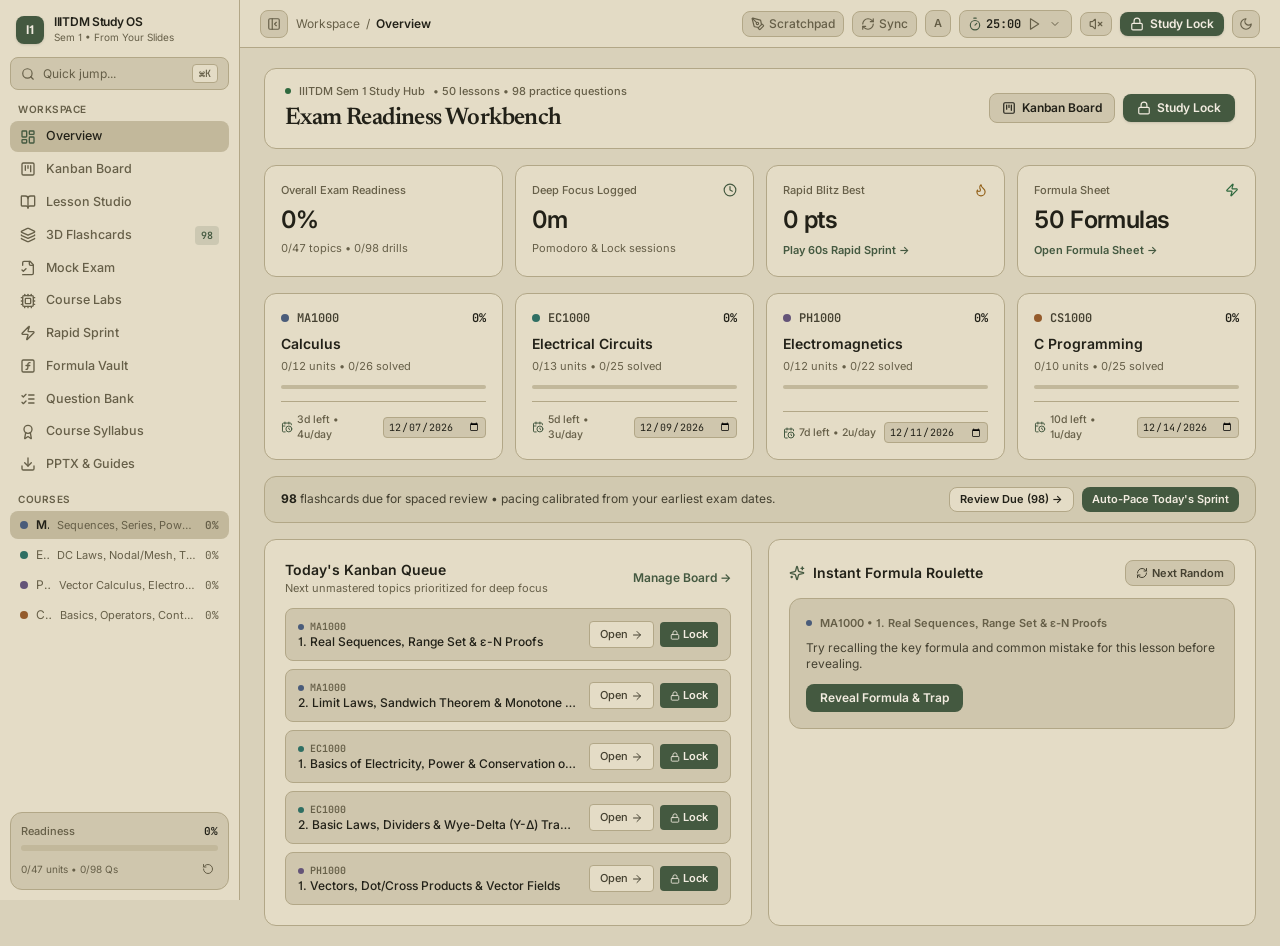
<file: index.html>
<!doctype html>
<html lang="en">
  <head>
    <meta charset="UTF-8" />
    <meta name="viewport" content="width=device-width, initial-scale=1.0, viewport-fit=cover" />
    <meta name="theme-color" content="#d9d1ba" />
    <meta name="apple-mobile-web-app-capable" content="yes" />
    <title>Sem 1 Studio &bull; IIITDM Deep Work &amp; Exam Prep</title>
    <link rel="manifest" href="./manifest.webmanifest" />
    <link rel="icon" type="image/svg+xml" href="data:image/svg+xml,%3Csvg xmlns='http://www.w3.org/2000/svg' viewBox='0 0 64 64'%3E%3Crect width='64' height='64' rx='14' fill='%23445940'/%3E%3Ctext x='32' y='41' text-anchor='middle' font-family='Arial' font-weight='800' font-size='25' fill='%23e4dcc6'%3E9%2B%3C/text%3E%3C/svg%3E" />
    <link rel="preconnect" href="https://fonts.googleapis.com" />
    <link rel="preconnect" href="https://fonts.gstatic.com" crossorigin />
    <link href="https://fonts.googleapis.com/css2?family=Inter:wght@400;500;600;700&family=JetBrains+Mono:wght@400;500;600;700&family=Newsreader:ital,opsz,wght@0,6..72,500;0,6..72,600;1,6..72,400&display=swap" rel="stylesheet" />
    <script>
      (function () {
        try {
          var saved = localStorage.getItem("iiitdm_theme");
          if (saved === "dark") document.documentElement.classList.add("dark");
          else document.documentElement.classList.remove("dark");
        } catch (_) {}
      })();
    </script>
    <script type="module" crossorigin src="./assets/index-awiL6nuo.js"></script>
    <link rel="modulepreload" crossorigin href="./assets/icons-DZL29qTu.js">
    <link rel="modulepreload" crossorigin href="./assets/vendor-DCwR68gQ.js">
    <link rel="modulepreload" crossorigin href="./assets/katex-Dc8nsIP1.js">
    <link rel="modulepreload" crossorigin href="./assets/motion-d0h5tjXQ.js">
    <link rel="stylesheet" crossorigin href="./assets/index-Bdzdz_yO.css">
  </head>
  <body class="bg-[#d9d1ba] text-[#222118] dark:bg-[#121410] dark:text-[#ded8c6] antialiased selection:bg-[#445940]/25">
    <div id="root"></div>
  </body>
</html>
</file>
